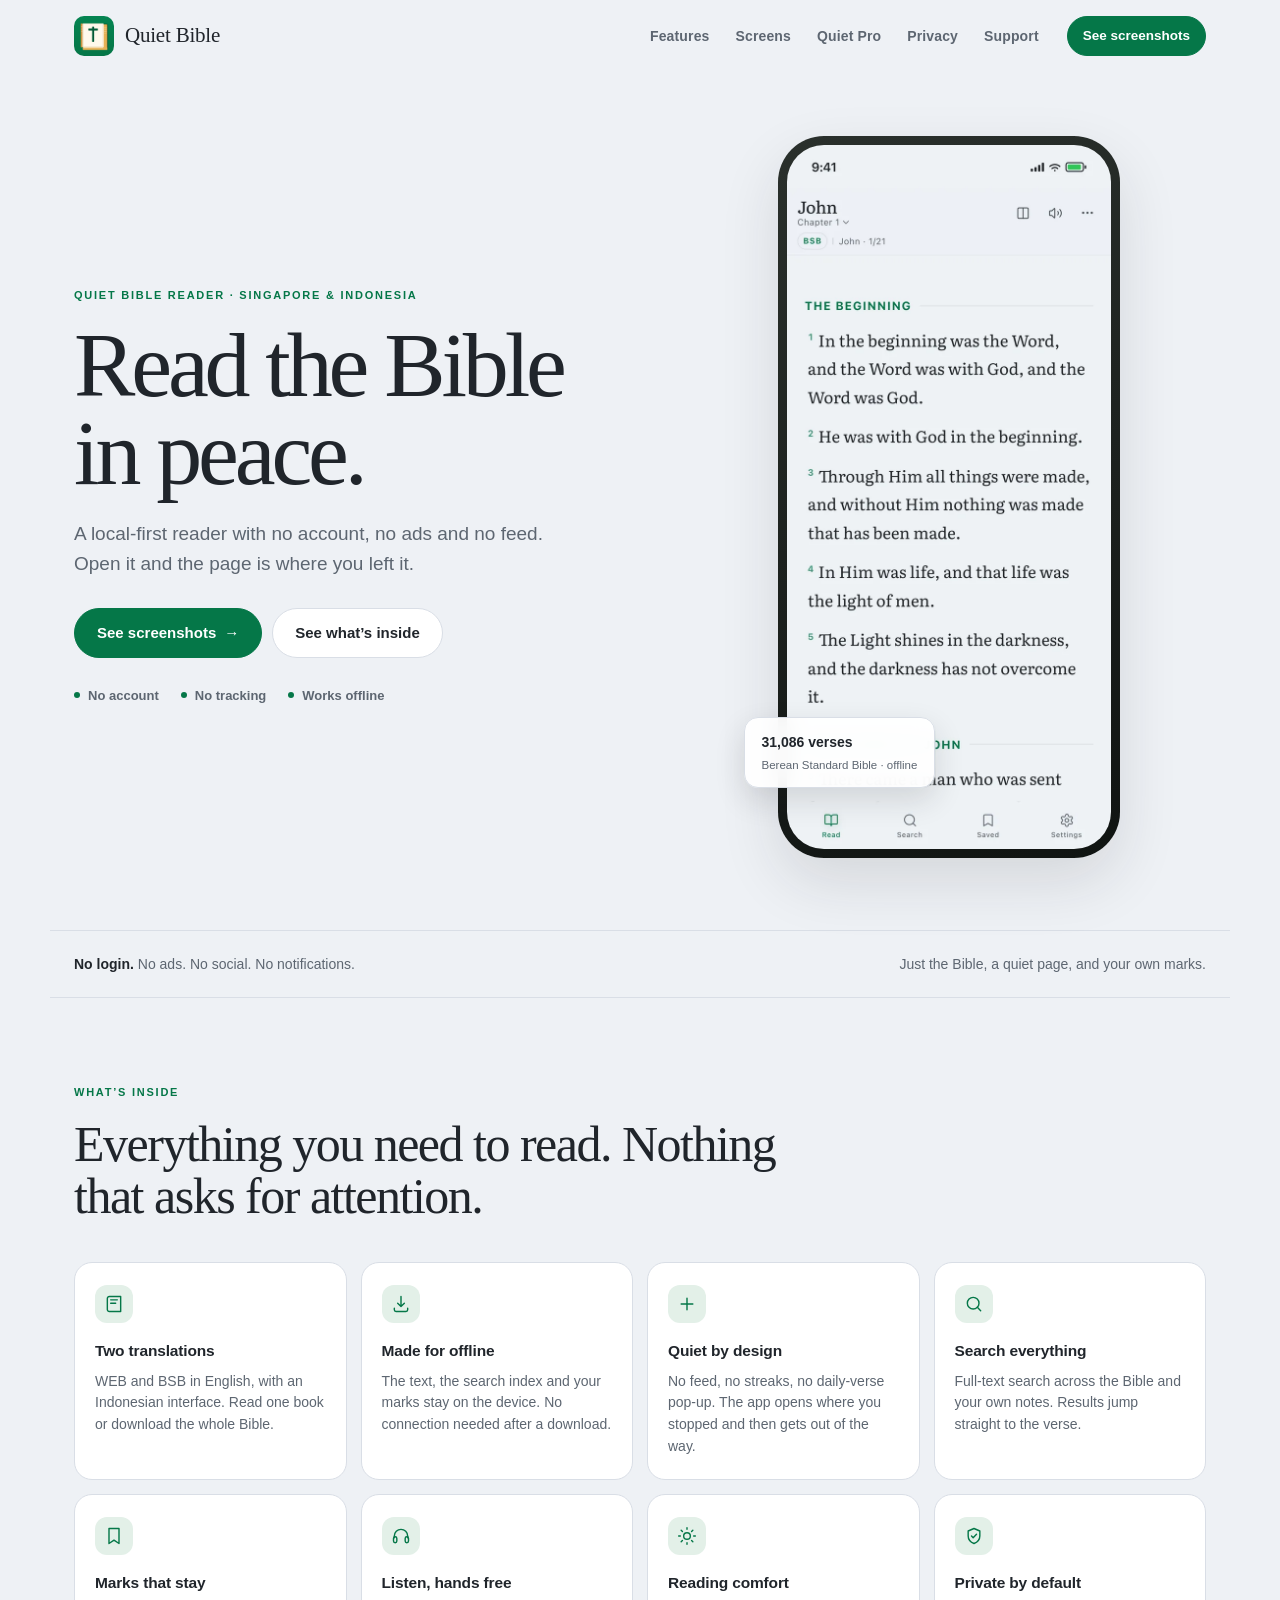
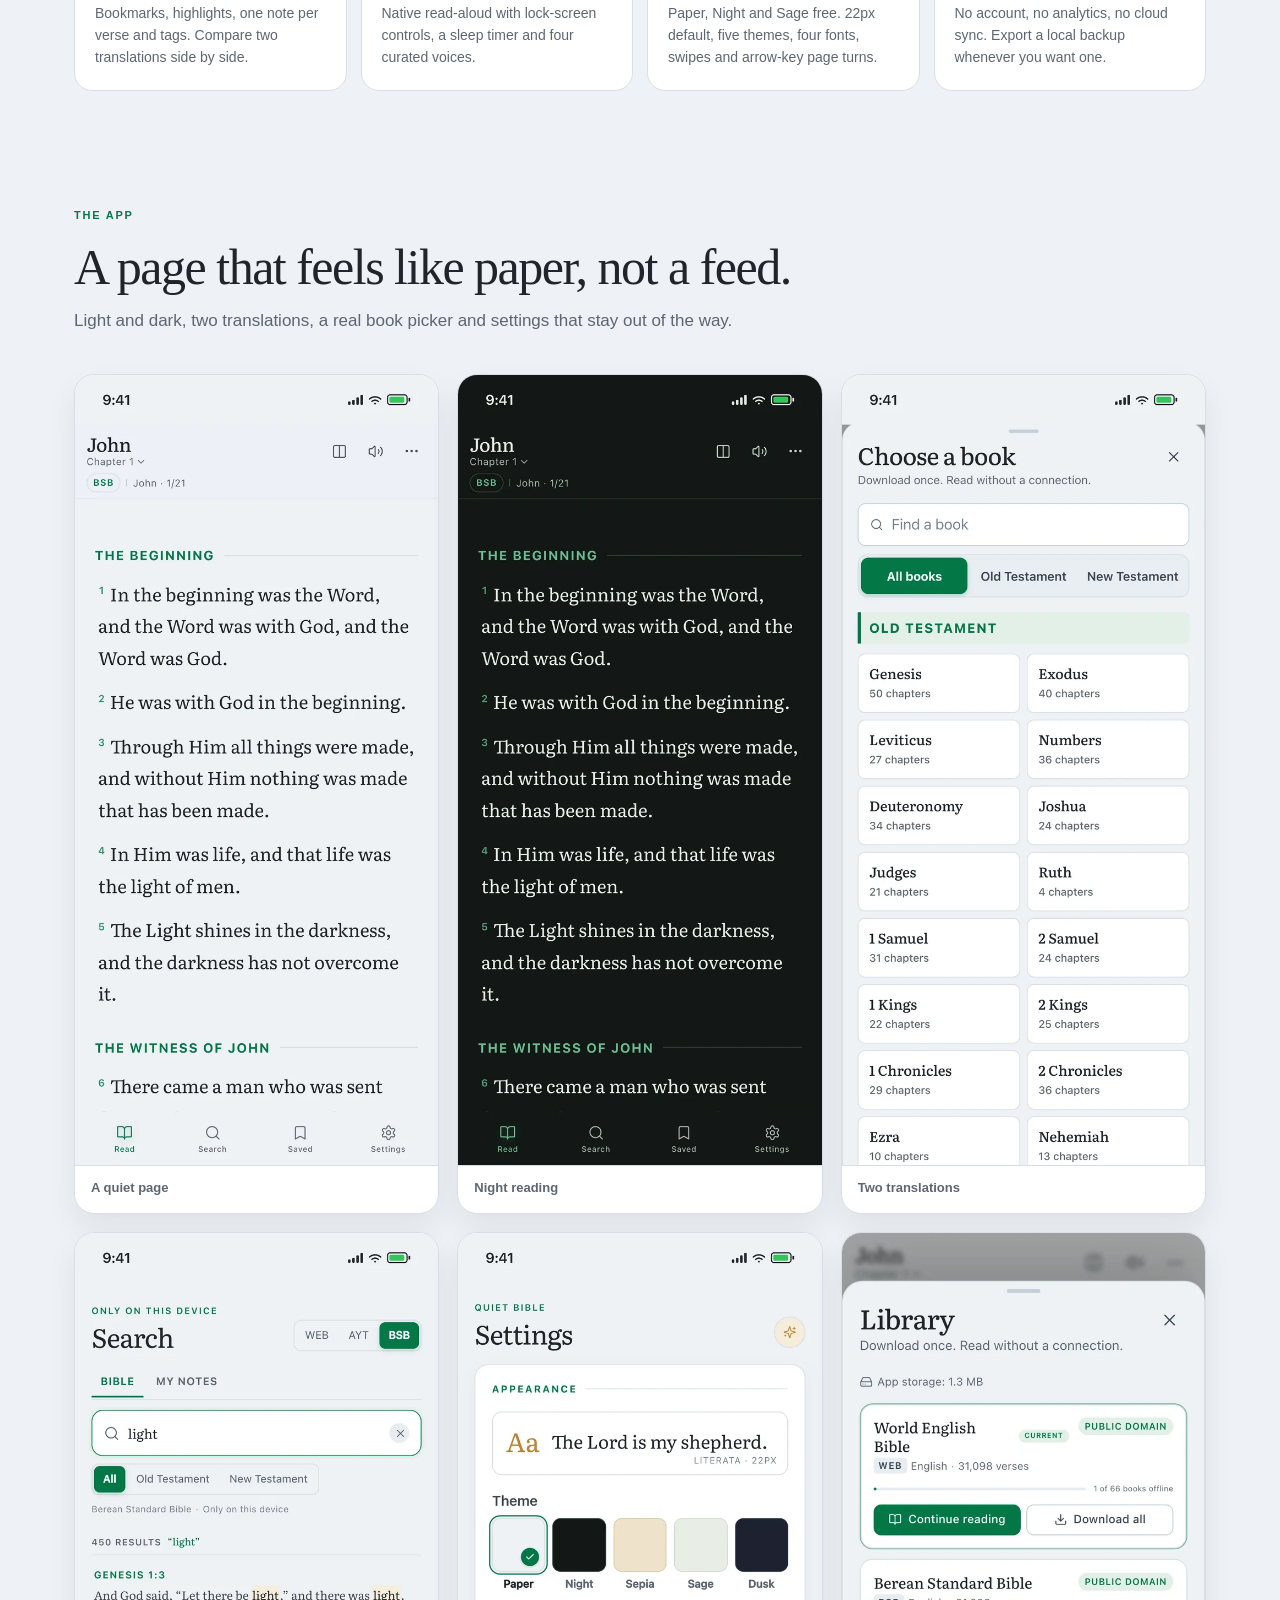
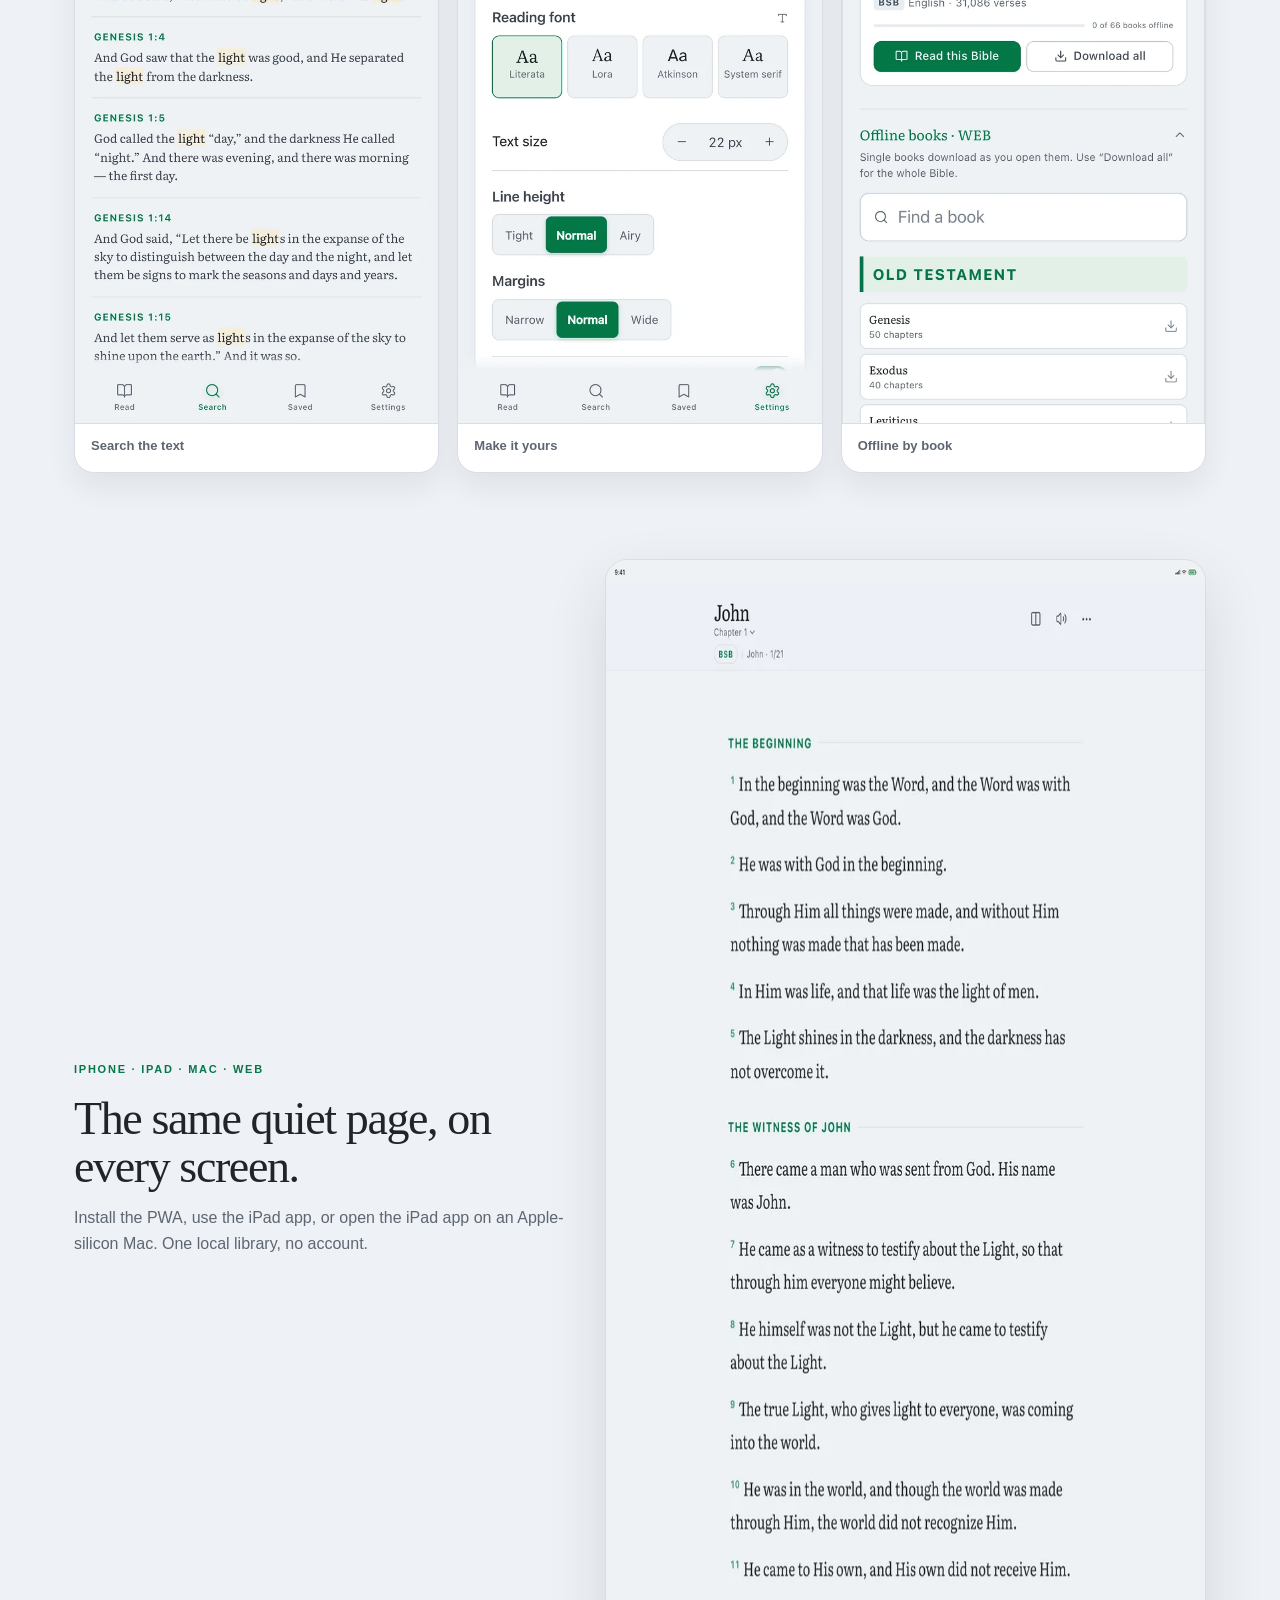
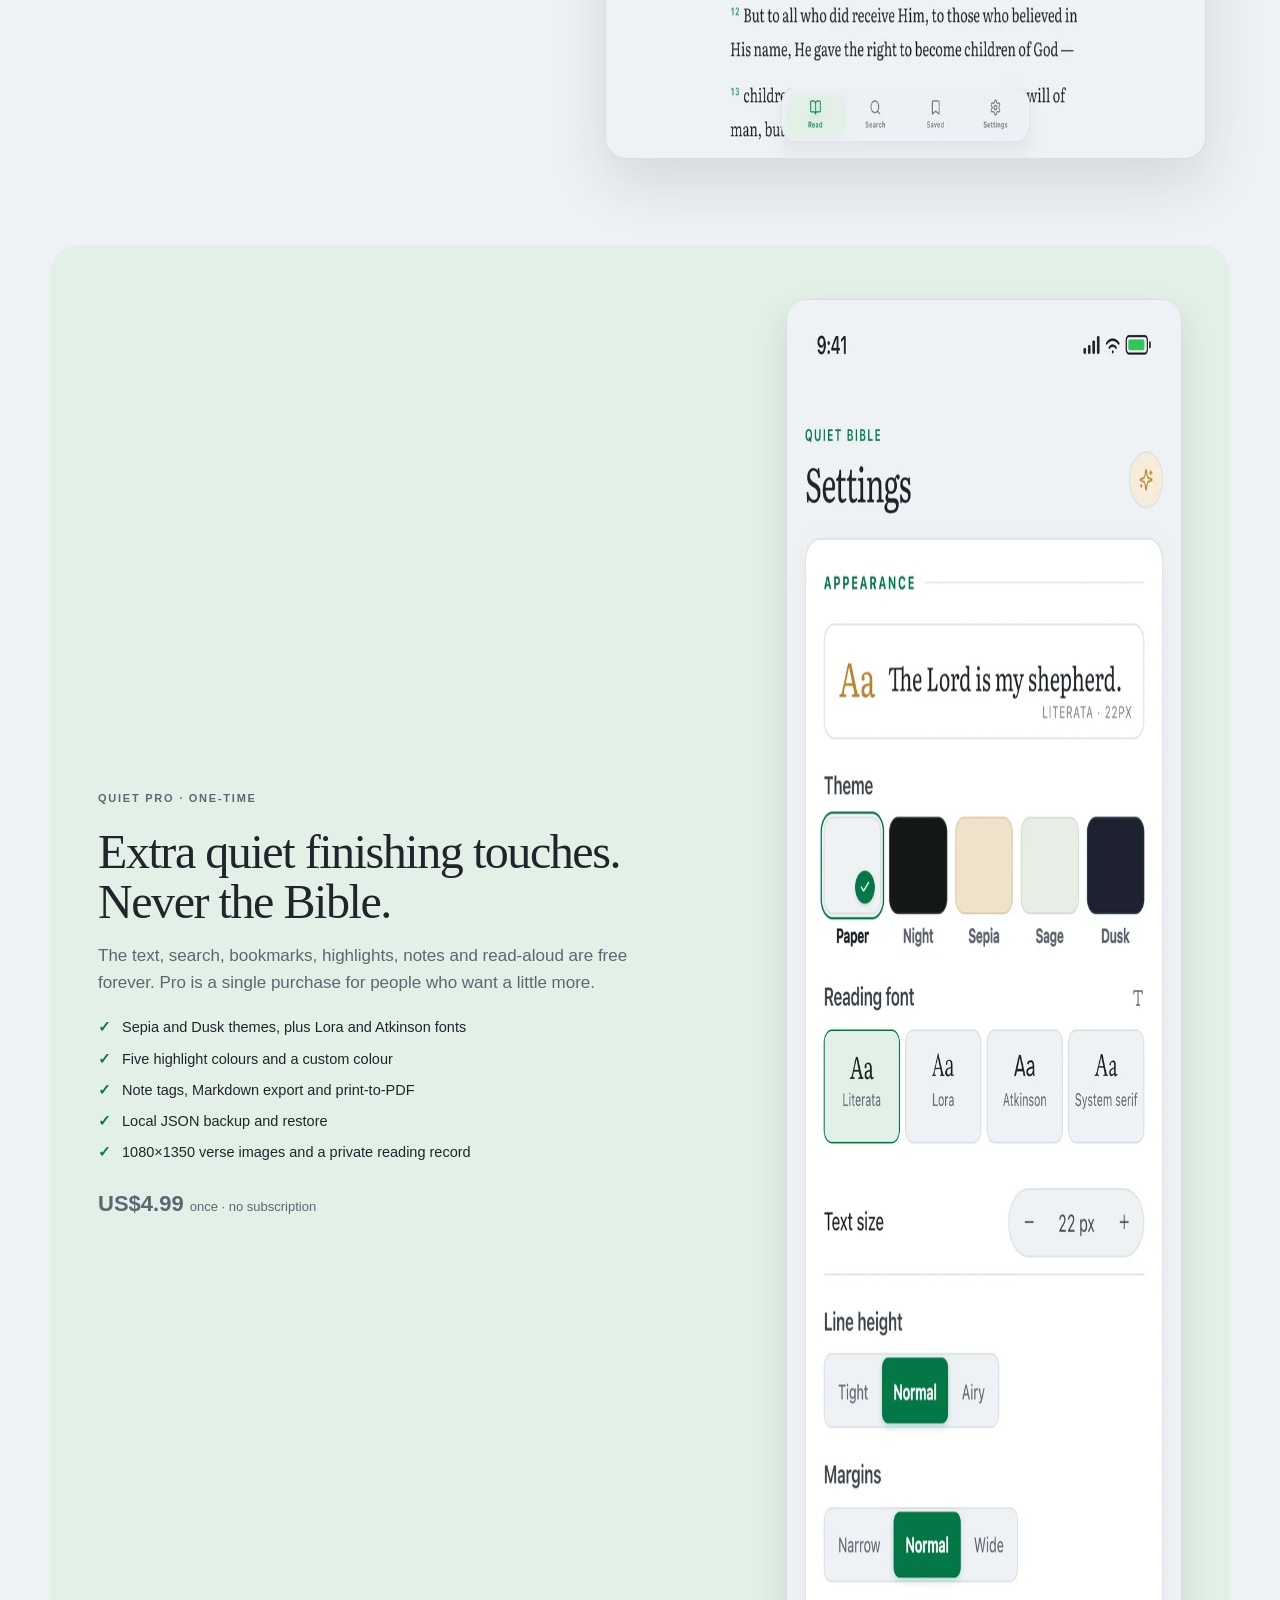
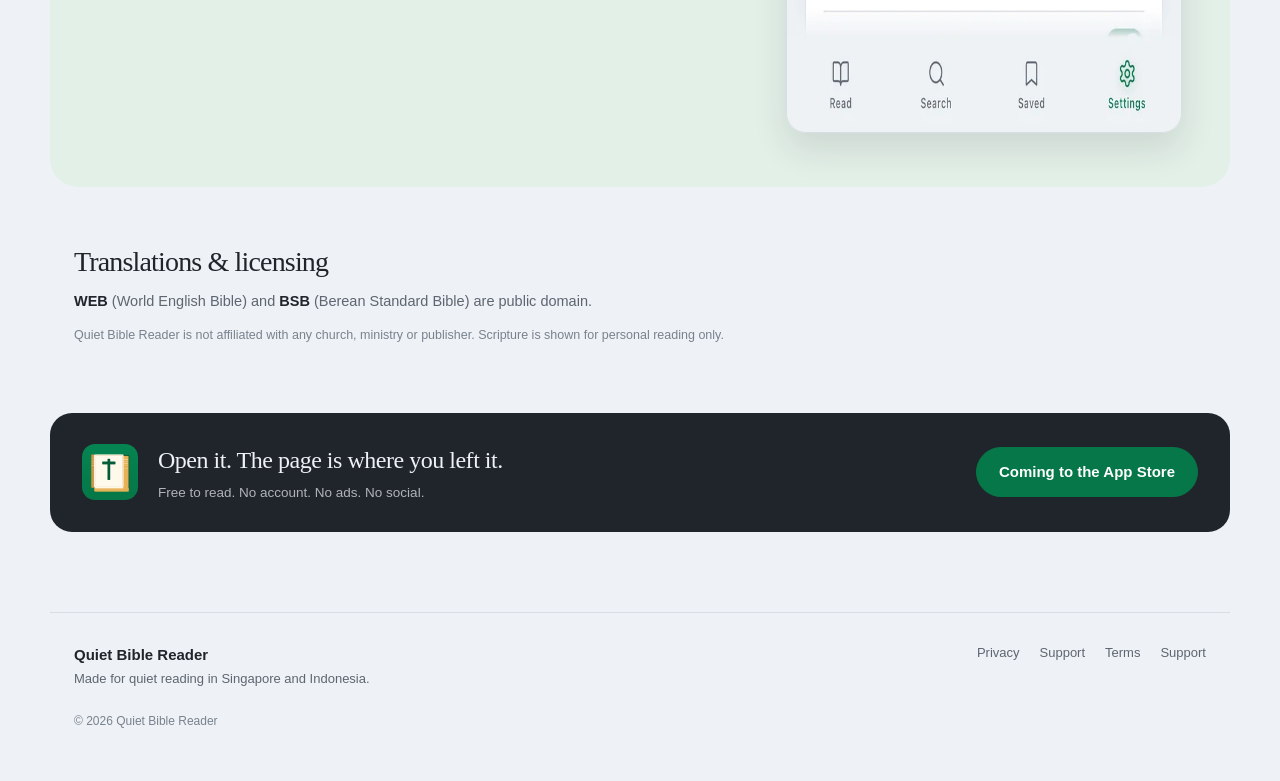
<file: index.html>
<!doctype html>
<html lang="en">
<head>
<meta charset="utf-8" />
<meta name="viewport" content="width=device-width, initial-scale=1" />
<title>Quiet Bible Reader — Read the Bible in peace</title>
<meta name="description" content="A local-first Bible reader for Singapore and Indonesia. WEB and BSB, offline, with no account, no ads and no feed." />
<meta name="theme-color" content="#eef1f5" />
<link rel="icon" href="assets/icon-192.png" sizes="192x192" />
<link rel="apple-touch-icon" href="assets/icon-192.png" />
<link rel="stylesheet" href="site.css" />
</head>
<body>
<header class="site-head">
  <a class="brand" href="index.html" aria-label="Quiet Bible Reader home">
    <img src="assets/icon-192.png" width="40" height="40" alt="" />
    <span>Quiet Bible</span>
  </a>
  <nav class="site-nav" aria-label="Main">
    <a href="#features">Features</a>
    <a href="#screens">Screens</a>
    <a href="#pro">Quiet Pro</a>
    <a href="privacy.html">Privacy</a>
    <a href="support.html">Support</a>
  </nav>
  <a class="btn btn-small" href="#screens">See screenshots</a>
</header>

<main>
  <section class="hero">
    <div class="hero-copy">
      <p class="eyebrow">QUIET BIBLE READER · SINGAPORE &amp; INDONESIA</p>
      <h1>Read the Bible<br />in peace.</h1>
      <p class="lede">A local-first reader with no account, no ads and no feed. Open it and the page is where you left it.</p>
      <div class="hero-actions">
        <a class="btn" href="#screens">See screenshots <span aria-hidden="true">→</span></a>
        <a class="btn btn-ghost" href="#features">See what’s inside</a>
      </div>
      <ul class="trust">
        <li>No account</li>
        <li>No tracking</li>
        <li>Works offline</li>
      </ul>
    </div>
    <div class="hero-art">
      <div class="phone">
        <img src="assets/reader.webp" width="660" height="1434" alt="Quiet Bible Reader reading John 1 in the BSB translation" />
      </div>
      <div class="float-card">
        <strong>31,086 verses</strong>
        <span>Berean Standard Bible · offline</span>
      </div>
    </div>
  </section>

  <section class="strip" aria-label="What makes it different">
    <p><strong>No login.</strong> No ads. No social. No notifications.</p>
    <p>Just the Bible, a quiet page, and your own marks.</p>
  </section>

  <section id="features" class="section">
    <div class="section-head">
      <p class="eyebrow">WHAT’S INSIDE</p>
      <h2>Everything you need to read. Nothing that asks for attention.</h2>
    </div>
    <div class="features">
      <article class="card">
        <span class="icon" aria-hidden="true"><svg viewBox="0 0 24 24"><path d="M4 5.5A2.5 2.5 0 0 1 6.5 3H20v18H6.5A2.5 2.5 0 0 1 4 18.5v-13Z"/><path d="M8 7h8M8 11h6"/></svg></span>
        <h3>Two translations</h3>
        <p>WEB and BSB in English, with an Indonesian interface. Read one book or download the whole Bible.</p>
      </article>
      <article class="card">
        <span class="icon" aria-hidden="true"><svg viewBox="0 0 24 24"><path d="M12 3v12m0 0 4-4m-4 4-4-4"/><path d="M4 17v2a2 2 0 0 0 2 2h12a2 2 0 0 0 2-2v-2"/></svg></span>
        <h3>Made for offline</h3>
        <p>The text, the search index and your marks stay on the device. No connection needed after a download.</p>
      </article>
      <article class="card">
        <span class="icon" aria-hidden="true"><svg viewBox="0 0 24 24"><path d="M5 12h14M12 5v14"/></svg></span>
        <h3>Quiet by design</h3>
        <p>No feed, no streaks, no daily-verse pop-up. The app opens where you stopped and then gets out of the way.</p>
      </article>
      <article class="card">
        <span class="icon" aria-hidden="true"><svg viewBox="0 0 24 24"><circle cx="11" cy="11" r="7"/><path d="m20 20-4-4"/></svg></span>
        <h3>Search everything</h3>
        <p>Full-text search across the Bible and your own notes. Results jump straight to the verse.</p>
      </article>
      <article class="card">
        <span class="icon" aria-hidden="true"><svg viewBox="0 0 24 24"><path d="M6 3h12v18l-6-4-6 4V3Z"/></svg></span>
        <h3>Marks that stay</h3>
        <p>Bookmarks, highlights, one note per verse and tags. Compare two translations side by side.</p>
      </article>
      <article class="card">
        <span class="icon" aria-hidden="true"><svg viewBox="0 0 24 24"><path d="M4 14v-2a8 8 0 0 1 16 0v2"/><rect x="3" y="13" width="4" height="7" rx="2"/><rect x="17" y="13" width="4" height="7" rx="2"/></svg></span>
        <h3>Listen, hands free</h3>
        <p>Native read-aloud with lock-screen controls, a sleep timer and four curated voices.</p>
      </article>
      <article class="card">
        <span class="icon" aria-hidden="true"><svg viewBox="0 0 24 24"><circle cx="12" cy="12" r="4"/><path d="M12 2v2m0 16v2M2 12h2m16 0h2M5 5l1.5 1.5M17.5 17.5 19 19M19 5l-1.5 1.5M6.5 17.5 5 19"/></svg></span>
        <h3>Reading comfort</h3>
        <p>Paper, Night and Sage free. 22px default, five themes, four fonts, swipes and arrow-key page turns.</p>
      </article>
      <article class="card">
        <span class="icon" aria-hidden="true"><svg viewBox="0 0 24 24"><path d="M12 3 5 6v6c0 4.5 3 7.5 7 9 4-1.5 7-4.5 7-9V6l-7-3Z"/><path d="m9 12 2 2 4-4"/></svg></span>
        <h3>Private by default</h3>
        <p>No account, no analytics, no cloud sync. Export a local backup whenever you want one.</p>
      </article>
    </div>
  </section>

  <section id="screens" class="section screens-section">
    <div class="section-head">
      <p class="eyebrow">THE APP</p>
      <h2>A page that feels like paper, not a feed.</h2>
      <p class="section-lede">Light and dark, two translations, a real book picker and settings that stay out of the way.</p>
    </div>
    <div class="screens">
      <figure><img src="assets/reader.webp" width="660" height="1434" alt="Reader in Paper theme" loading="lazy" /><figcaption>A quiet page</figcaption></figure>
      <figure><img src="assets/reader-night.webp" width="660" height="1434" alt="Reader at night" loading="lazy" /><figcaption>Night reading</figcaption></figure>
      <figure><img src="assets/book-picker.webp" width="660" height="1434" alt="Book picker" loading="lazy" /><figcaption>Two translations</figcaption></figure>
      <figure><img src="assets/search.webp" width="660" height="1434" alt="Bible search" loading="lazy" /><figcaption>Search the text</figcaption></figure>
      <figure><img src="assets/settings.webp" width="660" height="1434" alt="Appearance settings" loading="lazy" /><figcaption>Make it yours</figcaption></figure>
      <figure><img src="assets/library.webp" width="660" height="1434" alt="Offline library" loading="lazy" /><figcaption>Offline by book</figcaption></figure>
    </div>
  </section>

  <section class="ipad-band">
    <div class="ipad-copy">
      <p class="eyebrow">IPHONE · IPAD · MAC · WEB</p>
      <h2>The same quiet page, on every screen.</h2>
      <p>Install the PWA, use the iPad app, or open the iPad app on an Apple-silicon Mac. One local library, no account.</p>
    </div>
    <img src="assets/ipad-reader.webp" width="900" height="1200" alt="Quiet Bible Reader on iPad" loading="lazy" />
  </section>

  <section id="pro" class="section pro-section">
    <div class="pro-copy">
      <p class="eyebrow">QUIET PRO · ONE-TIME</p>
      <h2>Extra quiet finishing touches.<br />Never the Bible.</h2>
      <p>The text, search, bookmarks, highlights, notes and read-aloud are free forever. Pro is a single purchase for people who want a little more.</p>
      <ul class="checks">
        <li>Sepia and Dusk themes, plus Lora and Atkinson fonts</li>
        <li>Five highlight colours and a custom colour</li>
        <li>Note tags, Markdown export and print-to-PDF</li>
        <li>Local JSON backup and restore</li>
        <li>1080×1350 verse images and a private reading record</li>
      </ul>
      <p class="price">US$4.99 <span>once · no subscription</span></p>
    </div>
    <figure class="pro-art"><img src="assets/settings.webp" width="660" height="1434" alt="Quiet Pro appearance controls" loading="lazy" /></figure>
  </section>

  <section class="section licensing">
    <h2>Translations &amp; licensing</h2>
    <p><strong>WEB</strong> (World English Bible) and <strong>BSB</strong> (Berean Standard Bible) are public domain.</p>
    <p class="small">Quiet Bible Reader is not affiliated with any church, ministry or publisher. Scripture is shown for personal reading only.</p>
  </section>

  <section class="cta">
    <img src="assets/icon-192.png" width="56" height="56" alt="" />
    <div>
      <h2>Open it. The page is where you left it.</h2>
      <p>Free to read. No account. No ads. No social.</p>
    </div>
    <a class="btn" href="#screens">Coming to the App Store</a>
  </section>
</main>

<footer class="site-foot">
  <div>
    <strong>Quiet Bible Reader</strong>
    <p>Made for quiet reading in Singapore and Indonesia.</p>
  </div>
  <nav aria-label="Legal">
    <a href="privacy.html">Privacy</a>
    <a href="support.html">Support</a>
    <a href="terms.html">Terms</a>
    <a href="support.html">Support</a>
  </nav>
  <p class="copyright">© 2026 Quiet Bible Reader</p>
</footer>
</body>
</html>
</file>
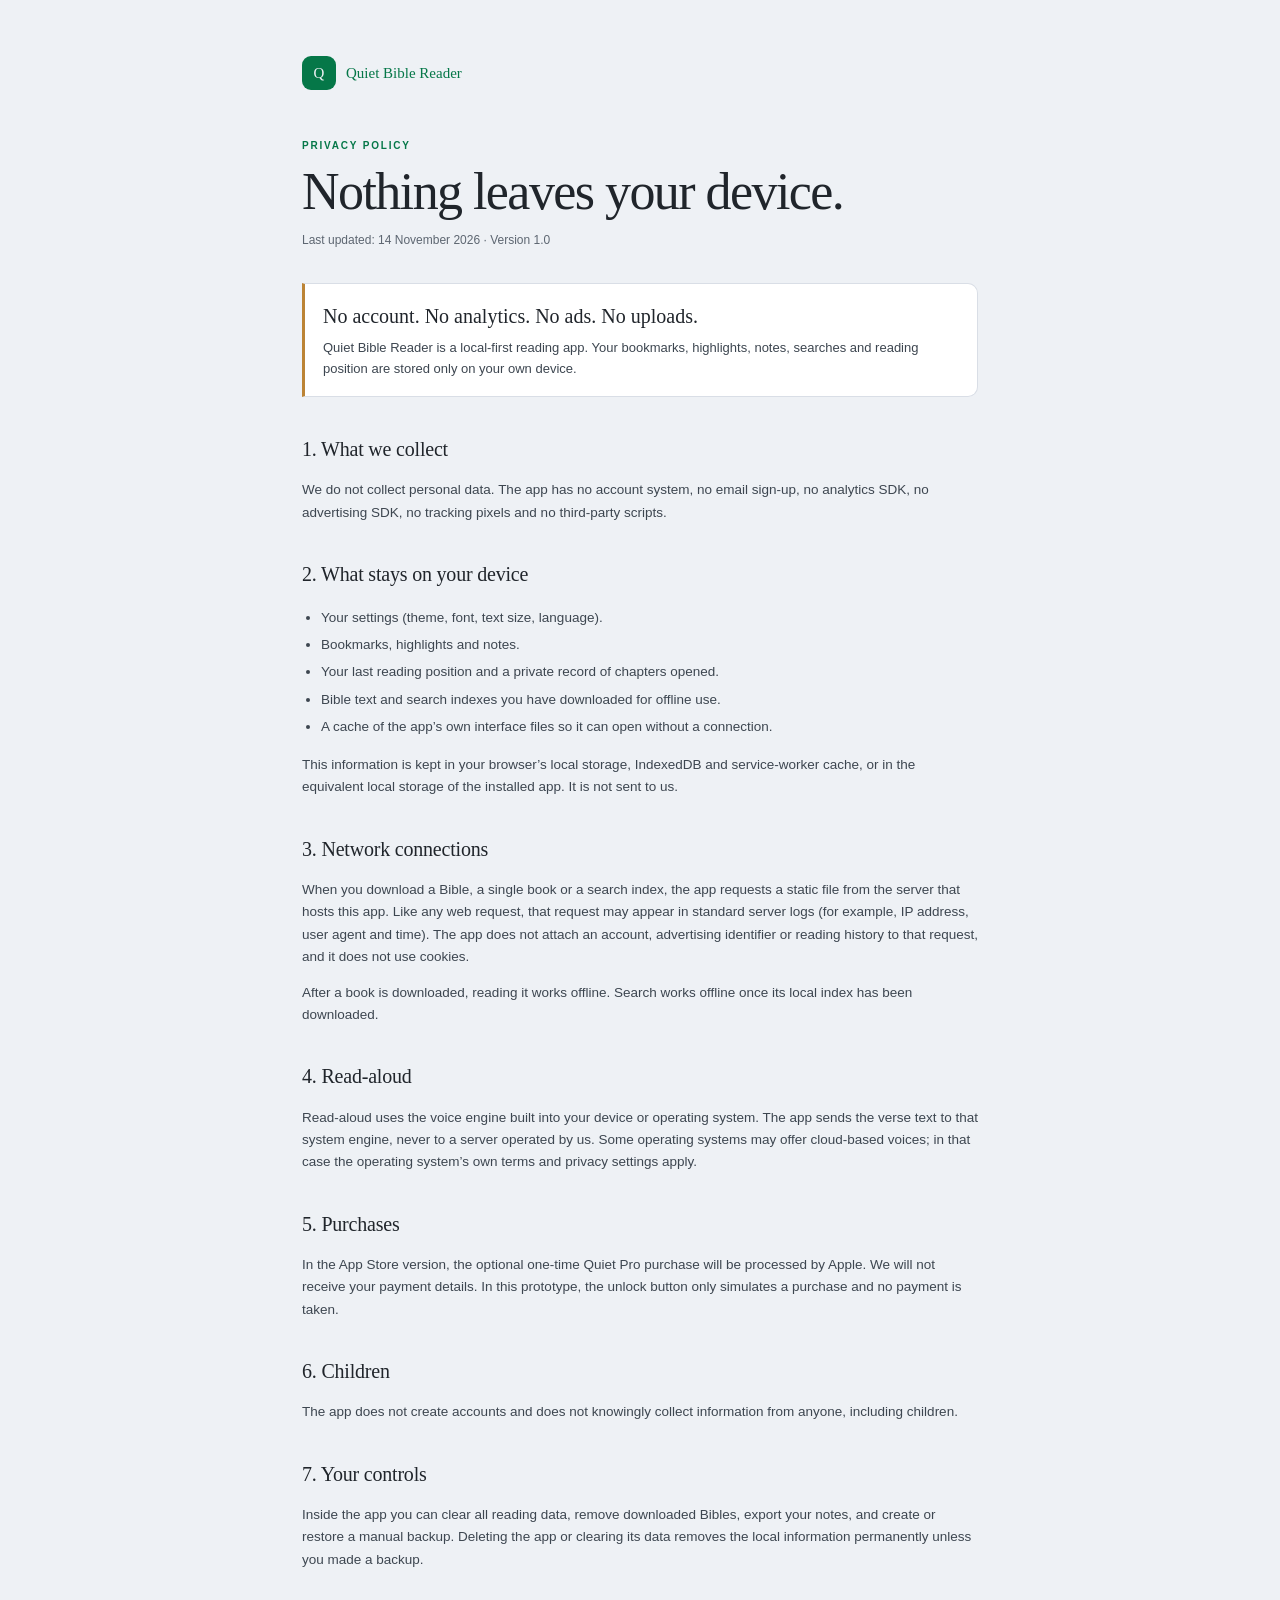
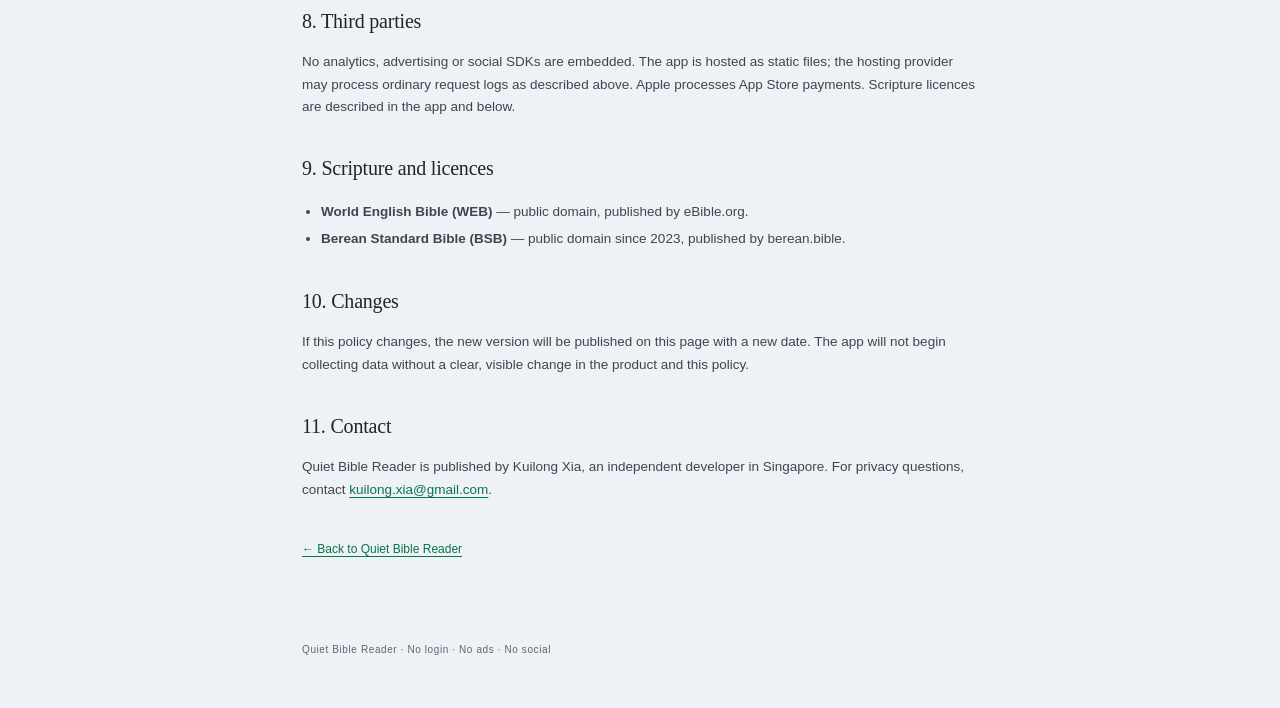
<file: privacy.html>
<!doctype html>
<html lang="en">
<head>
<meta charset="utf-8">
<meta name="viewport" content="width=device-width, initial-scale=1">
<title>Privacy Policy — Quiet Bible Reader</title>
<meta name="description" content="Quiet Bible Reader collects nothing. No account, no analytics, no ads, no uploads.">
<style>
  :root { color-scheme: light dark; --bg:#eef1f5; --surface:#ffffff; --ink:#20252b; --soft:#3d4650; --muted:#5d6671; --line:#d9dee6; --accent:#057748; --gold:#bc8435; }
  @media (prefers-color-scheme: dark) { :root { --bg:#121815; --surface:#1b241f; --ink:#e6ece7; --soft:#d2dcd4; --muted:#aab7ae; --line:#344238; --accent:#69bd91; --gold:#c8a96b; } }
  * { box-sizing: border-box; }
  body { margin:0; background:var(--bg); color:var(--ink); font-family:-apple-system,BlinkMacSystemFont,"Segoe UI",Helvetica,Arial,sans-serif; line-height:1.65; }
  main { max-width:720px; margin:0 auto; padding:56px 22px 80px; }
  .brand { display:flex; align-items:center; gap:10px; color:var(--accent); font-family:Georgia,"Times New Roman",serif; font-size:15px; text-decoration:none; margin-bottom:48px; }
  .mark { display:grid; place-items:center; width:34px; height:34px; border-radius:9px; background:var(--accent); color:var(--bg); font-size:15px; }
  .eyebrow { color:var(--accent); font-size:10px; font-weight:700; letter-spacing:.18em; text-transform:uppercase; margin:0 0 10px; }
  h1 { font-family:Georgia,"Times New Roman",serif; font-weight:400; font-size:clamp(36px,7vw,52px); line-height:1.05; letter-spacing:-.03em; margin:0 0 12px; }
  .meta { color:var(--muted); font-size:12px; margin:0 0 32px; }
  .summary { border:1px solid var(--line); border-left:3px solid var(--gold); border-radius:0 10px 10px 0; background:var(--surface); padding:16px 18px; margin:0 0 36px; }
  .summary strong { display:block; font-family:Georgia,serif; font-size:20px; font-weight:500; margin-bottom:4px; }
  .summary p { margin:0; color:var(--soft); font-size:13px; }
  h2 { font-family:Georgia,serif; font-size:20px; font-weight:500; letter-spacing:-.01em; margin:34px 0 8px; }
  p, li { color:var(--soft); font-size:13.5px; }
  ul { padding-left:19px; }
  li { margin-bottom:5px; }
  a { color:var(--accent); text-underline-offset:3px; }
  .note { margin-top:44px; padding-top:18px; border-top:1px solid var(--line); color:var(--muted); font-size:11px; }
  footer { max-width:720px; margin:0 auto; padding:0 22px 50px; color:var(--muted); font-size:10px; letter-spacing:.06em; }
  .back { display:inline-block; margin-top:26px; font-size:12px; }
</style>
</head>
<body>
<main>
  <a class="brand" href="index.html"><span class="mark">Q</span> Quiet Bible Reader</a>
  <p class="eyebrow">Privacy Policy</p>
  <h1>Nothing leaves your device.</h1>
  <p class="meta">Last updated: 14 November 2026 · Version 1.0</p>

  <div class="summary">
    <strong>No account. No analytics. No ads. No uploads.</strong>
    <p>Quiet Bible Reader is a local-first reading app. Your bookmarks, highlights, notes, searches and reading position are stored only on your own device.</p>
  </div>

  <h2>1. What we collect</h2>
  <p>We do not collect personal data. The app has no account system, no email sign-up, no analytics SDK, no advertising SDK, no tracking pixels and no third-party scripts.</p>

  <h2>2. What stays on your device</h2>
  <ul>
    <li>Your settings (theme, font, text size, language).</li>
    <li>Bookmarks, highlights and notes.</li>
    <li>Your last reading position and a private record of chapters opened.</li>
    <li>Bible text and search indexes you have downloaded for offline use.</li>
    <li>A cache of the app’s own interface files so it can open without a connection.</li>
  </ul>
  <p>This information is kept in your browser’s local storage, IndexedDB and service-worker cache, or in the equivalent local storage of the installed app. It is not sent to us.</p>

  <h2>3. Network connections</h2>
  <p>When you download a Bible, a single book or a search index, the app requests a static file from the server that hosts this app. Like any web request, that request may appear in standard server logs (for example, IP address, user agent and time). The app does not attach an account, advertising identifier or reading history to that request, and it does not use cookies.</p>
  <p>After a book is downloaded, reading it works offline. Search works offline once its local index has been downloaded.</p>

  <h2>4. Read-aloud</h2>
  <p>Read-aloud uses the voice engine built into your device or operating system. The app sends the verse text to that system engine, never to a server operated by us. Some operating systems may offer cloud-based voices; in that case the operating system’s own terms and privacy settings apply.</p>

  <h2>5. Purchases</h2>
  <p>In the App Store version, the optional one-time Quiet Pro purchase will be processed by Apple. We will not receive your payment details. In this prototype, the unlock button only simulates a purchase and no payment is taken.</p>

  <h2>6. Children</h2>
  <p>The app does not create accounts and does not knowingly collect information from anyone, including children.</p>

  <h2>7. Your controls</h2>
  <p>Inside the app you can clear all reading data, remove downloaded Bibles, export your notes, and create or restore a manual backup. Deleting the app or clearing its data removes the local information permanently unless you made a backup.</p>

  <h2>8. Third parties</h2>
  <p>No analytics, advertising or social SDKs are embedded. The app is hosted as static files; the hosting provider may process ordinary request logs as described above. Apple processes App Store payments. Scripture licences are described in the app and below.</p>

  <h2>9. Scripture and licences</h2>
  <ul>
    <li><strong>World English Bible (WEB)</strong> — public domain, published by eBible.org.</li>
    <li><strong>Berean Standard Bible (BSB)</strong> — public domain since 2023, published by berean.bible.</li>
  </ul>

  <h2>10. Changes</h2>
  <p>If this policy changes, the new version will be published on this page with a new date. The app will not begin collecting data without a clear, visible change in the product and this policy.</p>

  <h2>11. Contact</h2>
  <p>Quiet Bible Reader is published by Kuilong Xia, an independent developer in Singapore. For privacy questions, contact <a href="mailto:kuilong.xia@gmail.com">kuilong.xia@gmail.com</a>.</p>

  
  <a class="back" href="index.html">← Back to Quiet Bible Reader</a>
</main>
<footer>Quiet Bible Reader · No login · No ads · No social</footer>
</body>
</html>
</file>
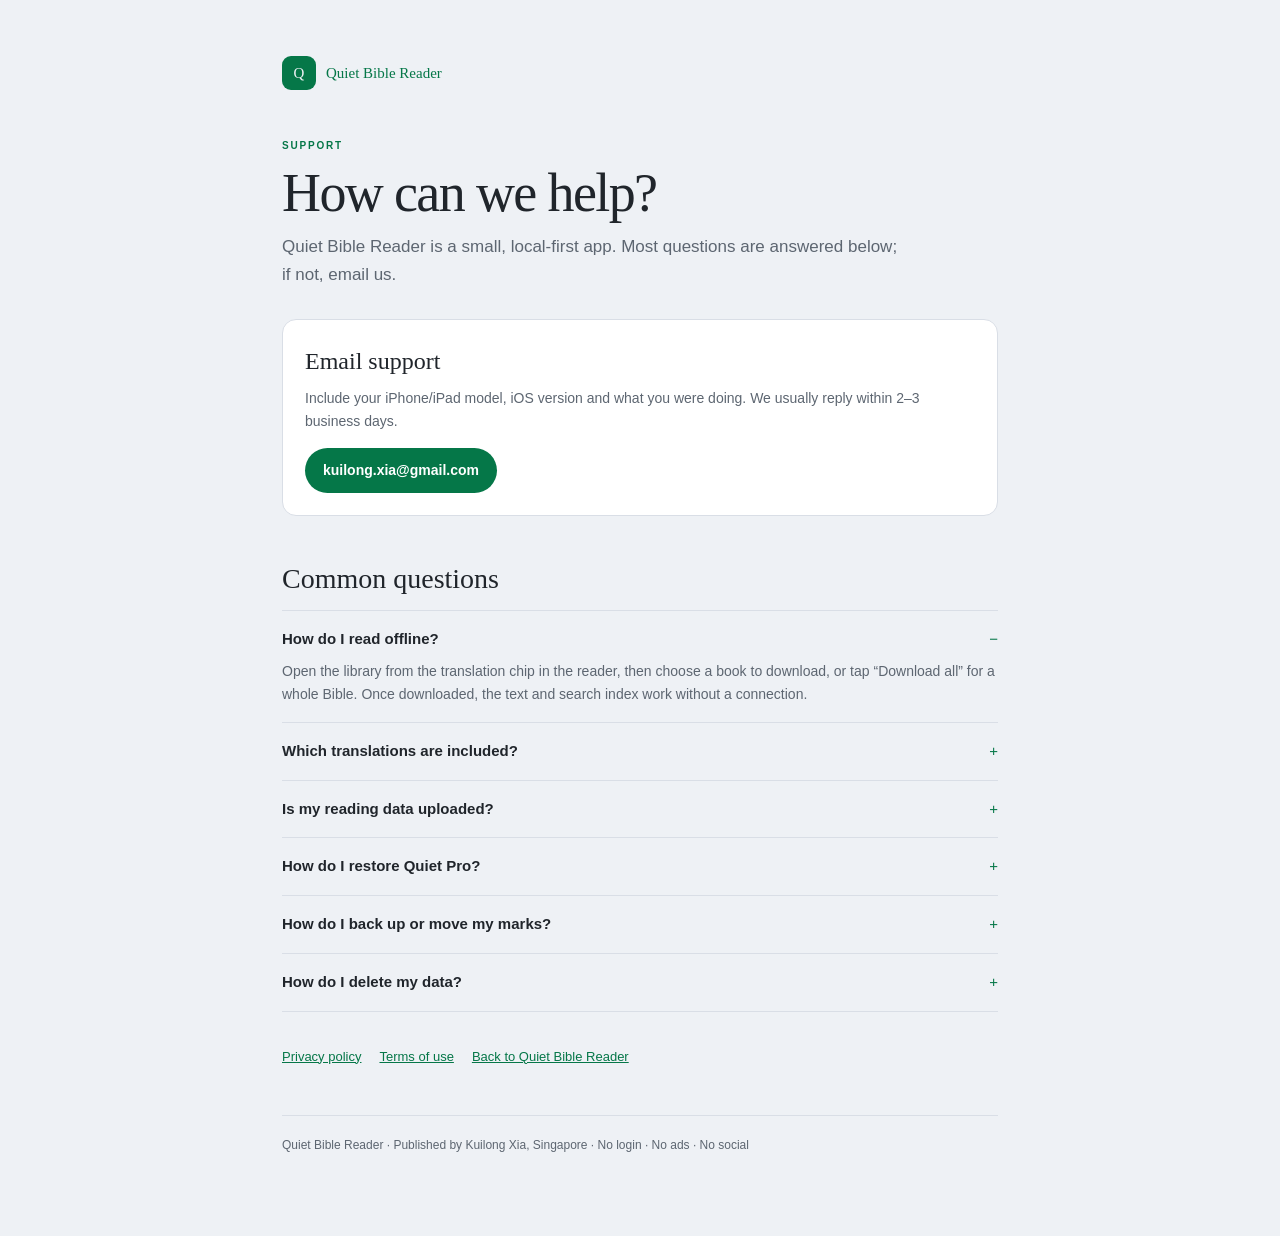
<file: support.html>
<!doctype html>
<html lang="en">
<head>
<meta charset="utf-8" />
<meta name="viewport" content="width=device-width, initial-scale=1" />
<title>Support — Quiet Bible Reader</title>
<meta name="description" content="Support for Quiet Bible Reader: offline downloads, translations, Quiet Pro, backups and privacy." />
<meta name="theme-color" content="#eef1f5" />
<link rel="icon" href="assets/icon-192.png" sizes="192x192" />
<style>
:root{color-scheme:light dark;--bg:#eef1f5;--surface:#fff;--ink:#20252b;--soft:#3d4650;--muted:#5d6671;--line:#d9dee6;--accent:#057748;--gold:#bc8435}
@media(prefers-color-scheme:dark){:root{--bg:#121815;--surface:#1b241f;--ink:#e6ece7;--soft:#d2dcd4;--muted:#aab7ae;--line:#344238;--accent:#69bd91;--gold:#c8a96b}}
*{box-sizing:border-box}
body{margin:0;background:var(--bg);color:var(--ink);font-family:-apple-system,BlinkMacSystemFont,"Segoe UI",Helvetica,Arial,sans-serif;line-height:1.65}
main{max-width:760px;margin:0 auto;padding:56px 22px 80px}
.brand{display:flex;align-items:center;gap:10px;color:var(--accent);font-family:Georgia,"Times New Roman",serif;font-size:15px;text-decoration:none;margin-bottom:48px}
.mark{display:grid;place-items:center;width:34px;height:34px;border-radius:9px;background:var(--accent);color:var(--bg);font-size:15px}
.eyebrow{color:var(--accent);font-size:10px;font-weight:700;letter-spacing:.18em;text-transform:uppercase;margin:0 0 10px}
h1{font-family:Georgia,"Times New Roman",serif;font-weight:400;font-size:clamp(38px,7vw,54px);line-height:1.04;letter-spacing:-.03em;margin:0 0 12px}
.lede{color:var(--muted);font-size:17px;margin:0 0 30px;max-width:620px}
.contact{border:1px solid var(--line);border-radius:14px;background:var(--surface);padding:22px;margin:0 0 40px}
.contact h2{font-family:Georgia,serif;font-weight:400;font-size:24px;margin:0 0 6px}
.contact p{margin:0 0 14px;color:var(--muted);font-size:14px}
.btn{display:inline-block;background:var(--accent);color:#fff;text-decoration:none;font-weight:600;font-size:14px;padding:11px 18px;border-radius:999px}
h2.section{font-family:Georgia,serif;font-weight:400;font-size:28px;margin:38px 0 8px}
details{border-top:1px solid var(--line);padding:16px 0}
details:last-of-type{border-bottom:1px solid var(--line)}
summary{cursor:pointer;font-weight:650;font-size:15px;list-style:none}
summary::-webkit-details-marker{display:none}
summary:after{content:"+";float:right;color:var(--accent);font-weight:400}
details[open] summary:after{content:"−"}
details p{margin:8px 0 0;color:var(--muted);font-size:14px}
.links{display:flex;gap:18px;flex-wrap:wrap;margin-top:34px;font-size:13px}
.links a{color:var(--accent)}
footer{border-top:1px solid var(--line);margin-top:48px;padding-top:20px;color:var(--muted);font-size:12px}
</style>
</head>
<body>
<main>
  <a class="brand" href="index.html"><span class="mark">Q</span> Quiet Bible Reader</a>
  <p class="eyebrow">Support</p>
  <h1>How can we help?</h1>
  <p class="lede">Quiet Bible Reader is a small, local-first app. Most questions are answered below; if not, email us.</p>

  <section class="contact">
    <h2>Email support</h2>
    <p>Include your iPhone/iPad model, iOS version and what you were doing. We usually reply within 2–3 business days.</p>
    <a class="btn" href="mailto:kuilong.xia@gmail.com?subject=Quiet%20Bible%20Reader%20support">kuilong.xia@gmail.com</a>
  </section>

  <h2 class="section">Common questions</h2>

  <details open>
    <summary>How do I read offline?</summary>
    <p>Open the library from the translation chip in the reader, then choose a book to download, or tap “Download all” for a whole Bible. Once downloaded, the text and search index work without a connection.</p>
  </details>
  <details>
    <summary>Which translations are included?</summary>
    <p>World English Bible (WEB) and Berean Standard Bible (BSB) in English. Both are public domain.</p>
  </details>
  <details>
    <summary>Is my reading data uploaded?</summary>
    <p>No. There is no account, no analytics and no cloud sync. Bookmarks, highlights, notes and your reading position stay on your device. See the <a href="privacy.html">privacy policy</a>.</p>
  </details>
  <details>
    <summary>How do I restore Quiet Pro?</summary>
    <p>Open Settings → Quiet Pro and tap “Restore Purchases” on the purchase screen. Quiet Pro is a one-time, non-consumable purchase tied to your Apple Account. It is not a subscription.</p>
  </details>
  <details>
    <summary>How do I back up or move my marks?</summary>
    <p>Quiet Pro can export a local JSON backup and restore it on another device. There is no automatic cloud backup; the file is yours to store.</p>
  </details>
  <details>
    <summary>How do I delete my data?</summary>
    <p>Delete the app to remove its local library, bookmarks, highlights, notes and settings. Because nothing is stored on a server, there is no account to delete.</p>
  </details>
  

  <div class="links">
    <a href="privacy.html">Privacy policy</a>
    <a href="terms.html">Terms of use</a>
    <a href="index.html">Back to Quiet Bible Reader</a>
  </div>

  <footer>Quiet Bible Reader · Published by Kuilong Xia, Singapore · No login · No ads · No social</footer>
</main>
</body>
</html>
</file>
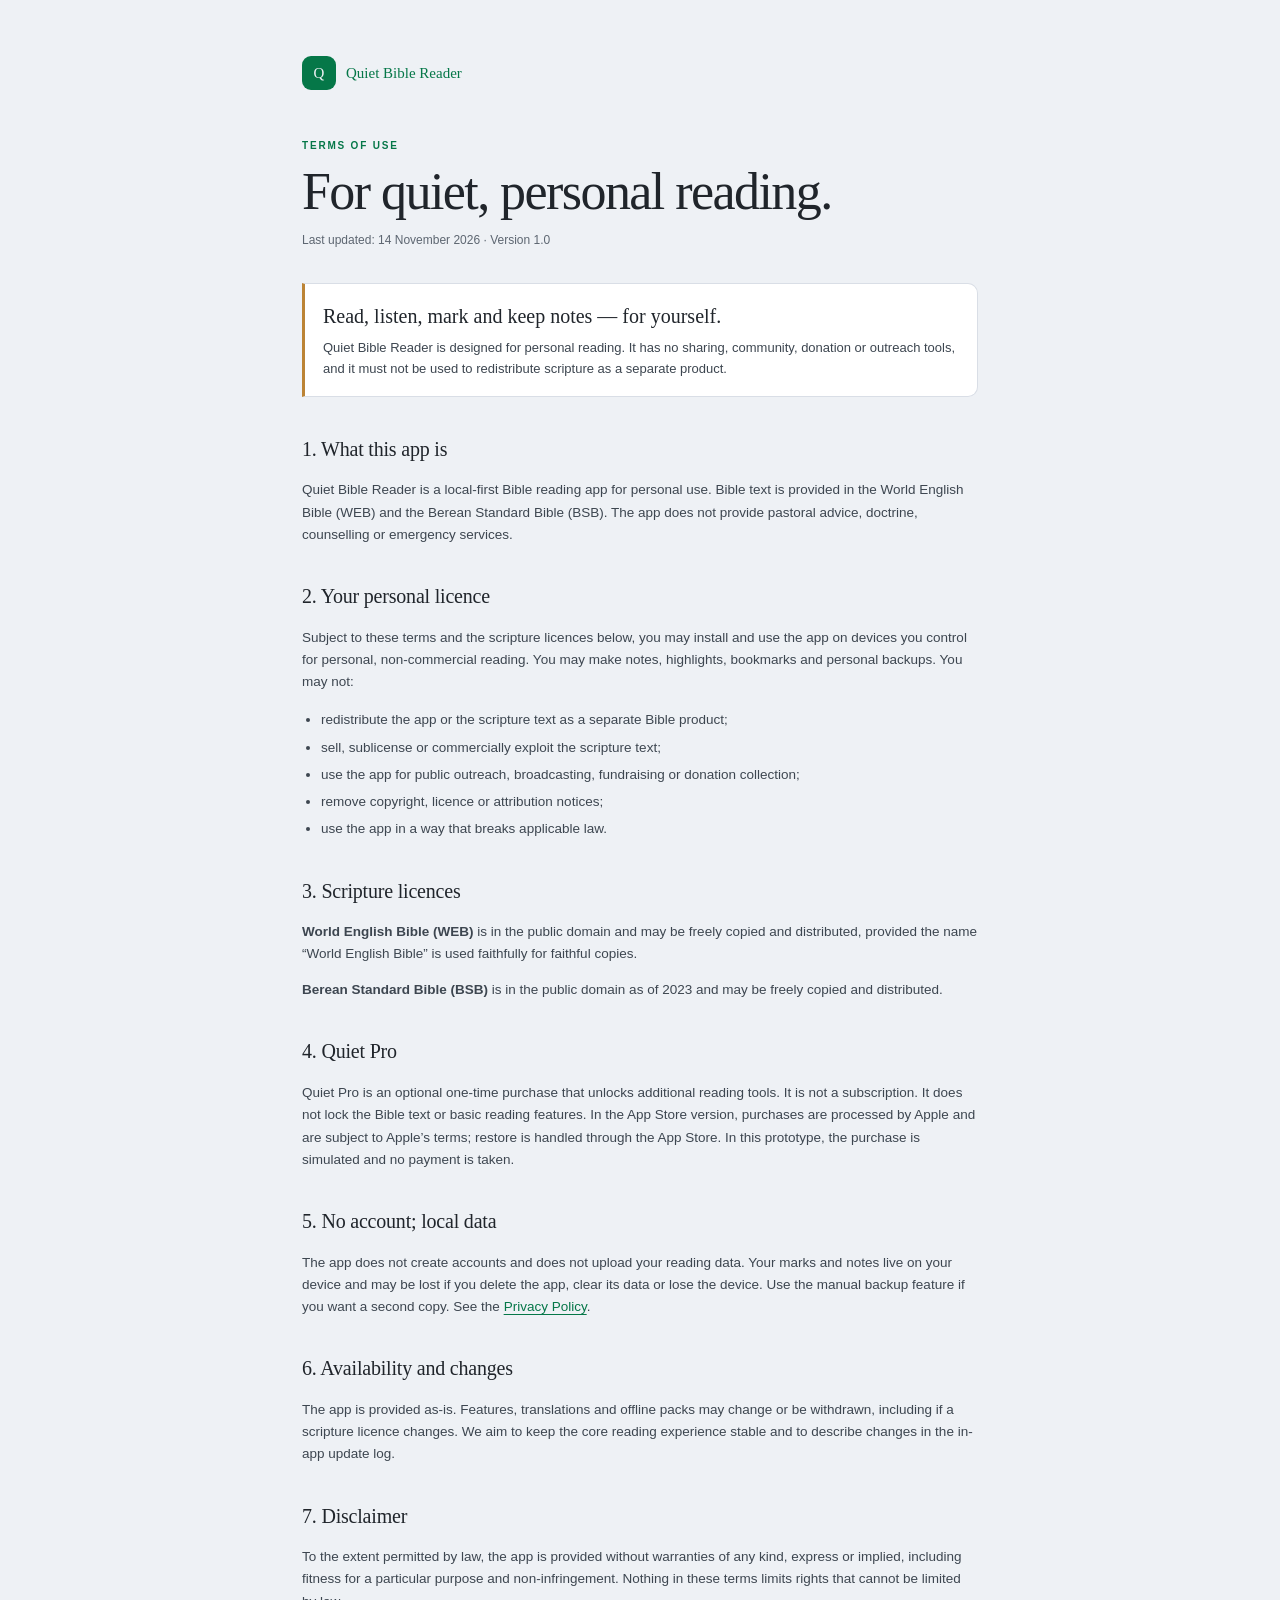
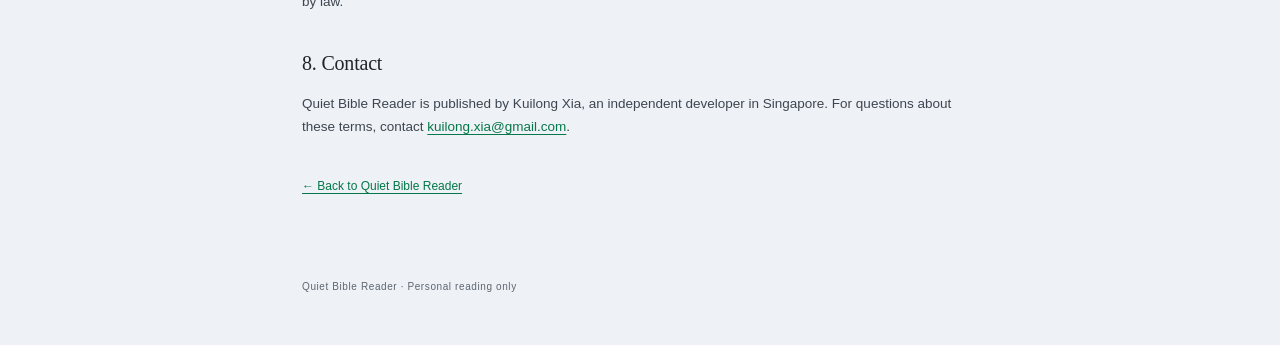
<file: terms.html>
<!doctype html>
<html lang="en">
<head>
<meta charset="utf-8">
<meta name="viewport" content="width=device-width, initial-scale=1">
<title>Terms of Use — Quiet Bible Reader</title>
<meta name="description" content="Terms of use for Quiet Bible Reader, a personal, local-first Bible reading app.">
<style>
  :root { color-scheme: light dark; --bg:#eef1f5; --surface:#ffffff; --ink:#20252b; --soft:#3d4650; --muted:#5d6671; --line:#d9dee6; --accent:#057748; --gold:#bc8435; }
  @media (prefers-color-scheme: dark) { :root { --bg:#121815; --surface:#1b241f; --ink:#e6ece7; --soft:#d2dcd4; --muted:#aab7ae; --line:#344238; --accent:#69bd91; --gold:#c8a96b; } }
  * { box-sizing: border-box; }
  body { margin:0; background:var(--bg); color:var(--ink); font-family:-apple-system,BlinkMacSystemFont,"Segoe UI",Helvetica,Arial,sans-serif; line-height:1.65; }
  main { max-width:720px; margin:0 auto; padding:56px 22px 80px; }
  .brand { display:flex; align-items:center; gap:10px; color:var(--accent); font-family:Georgia,"Times New Roman",serif; font-size:15px; text-decoration:none; margin-bottom:48px; }
  .mark { display:grid; place-items:center; width:34px; height:34px; border-radius:9px; background:var(--accent); color:var(--bg); font-size:15px; }
  .eyebrow { color:var(--accent); font-size:10px; font-weight:700; letter-spacing:.18em; text-transform:uppercase; margin:0 0 10px; }
  h1 { font-family:Georgia,"Times New Roman",serif; font-weight:400; font-size:clamp(36px,7vw,52px); line-height:1.05; letter-spacing:-.03em; margin:0 0 12px; }
  .meta { color:var(--muted); font-size:12px; margin:0 0 32px; }
  .summary { border:1px solid var(--line); border-left:3px solid var(--gold); border-radius:0 10px 10px 0; background:var(--surface); padding:16px 18px; margin:0 0 36px; }
  .summary strong { display:block; font-family:Georgia,serif; font-size:20px; font-weight:500; margin-bottom:4px; }
  .summary p { margin:0; color:var(--soft); font-size:13px; }
  h2 { font-family:Georgia,serif; font-size:20px; font-weight:500; letter-spacing:-.01em; margin:34px 0 8px; }
  p, li { color:var(--soft); font-size:13.5px; }
  ul { padding-left:19px; }
  li { margin-bottom:5px; }
  a { color:var(--accent); text-underline-offset:3px; }
  .note { margin-top:44px; padding-top:18px; border-top:1px solid var(--line); color:var(--muted); font-size:11px; }
  footer { max-width:720px; margin:0 auto; padding:0 22px 50px; color:var(--muted); font-size:10px; letter-spacing:.06em; }
  .back { display:inline-block; margin-top:26px; font-size:12px; }
</style>
</head>
<body>
<main>
  <a class="brand" href="index.html"><span class="mark">Q</span> Quiet Bible Reader</a>
  <p class="eyebrow">Terms of Use</p>
  <h1>For quiet, personal reading.</h1>
  <p class="meta">Last updated: 14 November 2026 · Version 1.0</p>

  <div class="summary">
    <strong>Read, listen, mark and keep notes — for yourself.</strong>
    <p>Quiet Bible Reader is designed for personal reading. It has no sharing, community, donation or outreach tools, and it must not be used to redistribute scripture as a separate product.</p>
  </div>

  <h2>1. What this app is</h2>
  <p>Quiet Bible Reader is a local-first Bible reading app for personal use. Bible text is provided in the World English Bible (WEB) and the Berean Standard Bible (BSB). The app does not provide pastoral advice, doctrine, counselling or emergency services.</p>

  <h2>2. Your personal licence</h2>
  <p>Subject to these terms and the scripture licences below, you may install and use the app on devices you control for personal, non-commercial reading. You may make notes, highlights, bookmarks and personal backups. You may not:</p>
  <ul>
    <li>redistribute the app or the scripture text as a separate Bible product;</li>
    <li>sell, sublicense or commercially exploit the scripture text;</li>
    <li>use the app for public outreach, broadcasting, fundraising or donation collection;</li>
    <li>remove copyright, licence or attribution notices;</li>
    <li>use the app in a way that breaks applicable law.</li>
  </ul>

  <h2>3. Scripture licences</h2>
  <p><strong>World English Bible (WEB)</strong> is in the public domain and may be freely copied and distributed, provided the name “World English Bible” is used faithfully for faithful copies.</p>
  <p><strong>Berean Standard Bible (BSB)</strong> is in the public domain as of 2023 and may be freely copied and distributed.</p>

  <h2>4. Quiet Pro</h2>
  <p>Quiet Pro is an optional one-time purchase that unlocks additional reading tools. It is not a subscription. It does not lock the Bible text or basic reading features. In the App Store version, purchases are processed by Apple and are subject to Apple’s terms; restore is handled through the App Store. In this prototype, the purchase is simulated and no payment is taken.</p>

  <h2>5. No account; local data</h2>
  <p>The app does not create accounts and does not upload your reading data. Your marks and notes live on your device and may be lost if you delete the app, clear its data or lose the device. Use the manual backup feature if you want a second copy. See the <a href="/privacy.html">Privacy Policy</a>.</p>

  <h2>6. Availability and changes</h2>
  <p>The app is provided as-is. Features, translations and offline packs may change or be withdrawn, including if a scripture licence changes. We aim to keep the core reading experience stable and to describe changes in the in-app update log.</p>

  <h2>7. Disclaimer</h2>
  <p>To the extent permitted by law, the app is provided without warranties of any kind, express or implied, including fitness for a particular purpose and non-infringement. Nothing in these terms limits rights that cannot be limited by law.</p>

  <h2>8. Contact</h2>
  <p>Quiet Bible Reader is published by Kuilong Xia, an independent developer in Singapore. For questions about these terms, contact <a href="mailto:kuilong.xia@gmail.com">kuilong.xia@gmail.com</a>.</p>

  
  <a class="back" href="index.html">← Back to Quiet Bible Reader</a>
</main>
<footer>Quiet Bible Reader · Personal reading only</footer>
</body>
</html>
</file>
<file: site.css>
:root {
  --bg: #eef1f5;
  --surface: #ffffff;
  --surface-2: #e8edf3;
  --ink: #20252b;
  --muted: #5d6671;
  --faint: #78828e;
  --accent: #057748;
  --accent-soft: #e3f0e8;
  --gold: #bc8435;
  --line: #d9dee6;
  --shadow: 0 24px 60px rgba(32, 37, 43, 0.12);
  --radius: 18px;
  color-scheme: light;
}

* { box-sizing: border-box; }
html { scroll-behavior: smooth; }
body {
  margin: 0;
  background: var(--bg);
  color: var(--ink);
  font-family: -apple-system, BlinkMacSystemFont, "Segoe UI", "Helvetica Neue", Arial, sans-serif;
  font-size: 17px;
  line-height: 1.6;
  -webkit-font-smoothing: antialiased;
}
img { max-width: 100%; display: block; }
a { color: inherit; }
h1, h2, h3, .brand span { font-family: "Iowan Old Style", "Palatino Linotype", Palatino, Georgia, serif; font-weight: 400; }

.site-head {
  position: sticky;
  top: 0;
  z-index: 20;
  display: flex;
  align-items: center;
  gap: 28px;
  max-width: 1180px;
  margin: 0 auto;
  padding: 16px 24px;
  background: color-mix(in srgb, var(--bg) 88%, transparent);
  backdrop-filter: blur(16px) saturate(1.2);
  -webkit-backdrop-filter: blur(16px) saturate(1.2);
}
.brand {
  display: flex;
  align-items: center;
  gap: 11px;
  margin-right: auto;
  text-decoration: none;
  font-size: 21px;
  letter-spacing: -0.01em;
}
.brand img { width: 40px; height: 40px; border-radius: 10px; }
.site-nav { display: flex; gap: 26px; }
.site-nav a {
  color: var(--muted);
  text-decoration: none;
  font-size: 14px;
  font-weight: 550;
  letter-spacing: 0.01em;
}
.site-nav a:hover { color: var(--accent); }

.btn {
  display: inline-flex;
  align-items: center;
  justify-content: center;
  gap: 8px;
  min-height: 48px;
  padding: 12px 22px;
  border: 1px solid var(--accent);
  border-radius: 999px;
  background: var(--accent);
  color: #fff;
  font-size: 15px;
  font-weight: 650;
  text-decoration: none;
  white-space: nowrap;
  transition: filter 0.16s, transform 0.16s;
}
.btn:hover { filter: brightness(1.06); transform: translateY(-1px); }
.btn-small { min-height: 38px; padding: 8px 15px; font-size: 13.5px; }
.btn-ghost {
  background: var(--surface);
  border-color: var(--line);
  color: var(--ink);
}
.btn-ghost:hover { border-color: var(--accent); color: var(--accent); }
.btn:focus-visible, a:focus-visible { outline: 3px solid color-mix(in srgb, var(--accent) 35%, transparent); outline-offset: 3px; }

.hero {
  display: grid;
  grid-template-columns: 1.05fr 0.95fr;
  align-items: center;
  gap: 48px;
  max-width: 1180px;
  margin: 0 auto;
  padding: 64px 24px 72px;
}
.eyebrow {
  margin: 0 0 16px;
  color: var(--accent);
  font-size: 11px;
  font-weight: 750;
  letter-spacing: 0.16em;
  text-transform: uppercase;
}
.hero h1 {
  margin: 0 0 22px;
  font-size: clamp(56px, 8vw, 92px);
  line-height: 0.96;
  letter-spacing: -0.045em;
}
.lede {
  max-width: 520px;
  margin: 0 0 30px;
  color: var(--muted);
  font-size: 19px;
  line-height: 1.55;
}
.hero-actions { display: flex; flex-wrap: wrap; gap: 10px; }
.trust {
  display: flex;
  flex-wrap: wrap;
  gap: 8px 22px;
  margin: 28px 0 0;
  padding: 0;
  list-style: none;
  color: var(--muted);
  font-size: 13px;
  font-weight: 550;
}
.trust li::before {
  content: "";
  display: inline-block;
  width: 6px;
  height: 6px;
  margin-right: 8px;
  border-radius: 50%;
  background: var(--accent);
  vertical-align: 2px;
}

.hero-art { position: relative; justify-self: center; }
.phone {
  width: min(342px, 78vw);
  padding: 9px;
  border-radius: 46px;
  background: linear-gradient(160deg, #2a302c, #101412);
  box-shadow: var(--shadow);
}
.phone img { border-radius: 37px; width: 100%; height: auto; }
.float-card {
  position: absolute;
  left: -34px;
  bottom: 70px;
  display: flex;
  flex-direction: column;
  gap: 2px;
  padding: 13px 17px;
  border: 1px solid var(--line);
  border-radius: 14px;
  background: color-mix(in srgb, var(--surface) 94%, transparent);
  box-shadow: 0 12px 30px rgba(32, 37, 43, 0.14);
  backdrop-filter: blur(10px);
}
.float-card strong { font-size: 14px; font-weight: 700; }
.float-card span { color: var(--muted); font-size: 11.5px; }

.strip {
  display: flex;
  flex-wrap: wrap;
  justify-content: space-between;
  gap: 10px 32px;
  max-width: 1180px;
  margin: 0 auto;
  padding: 22px 24px;
  border-top: 1px solid var(--line);
  border-bottom: 1px solid var(--line);
  color: var(--muted);
  font-size: 14px;
}
.strip p { margin: 0; }
.strip strong { color: var(--ink); }

.section {
  max-width: 1180px;
  margin: 0 auto;
  padding: 86px 24px;
}
.section-head { max-width: 760px; margin-bottom: 40px; }
.section h2 {
  margin: 0 0 14px;
  font-size: clamp(34px, 4.4vw, 50px);
  line-height: 1.04;
  letter-spacing: -0.03em;
}
.section-lede { margin: 0; color: var(--muted); font-size: 17px; }

.features {
  display: grid;
  grid-template-columns: repeat(4, minmax(0, 1fr));
  gap: 14px;
}
.card {
  padding: 22px 20px;
  border: 1px solid var(--line);
  border-radius: var(--radius);
  background: var(--surface);
}
.icon {
  display: grid;
  place-items: center;
  width: 38px;
  height: 38px;
  margin-bottom: 16px;
  border-radius: 12px;
  background: var(--accent-soft);
  color: var(--accent);
}
.icon svg {
  width: 20px;
  height: 20px;
  fill: none;
  stroke: currentColor;
  stroke-width: 1.7;
  stroke-linecap: round;
  stroke-linejoin: round;
}
.card h3 { margin: 0 0 7px; font-family: inherit; font-size: 15.5px; font-weight: 700; letter-spacing: -0.01em; }
.card p { margin: 0; color: var(--muted); font-size: 14px; line-height: 1.55; }

.screens-section { padding-top: 30px; }
.screens {
  display: grid;
  grid-template-columns: repeat(3, minmax(0, 1fr));
  gap: 18px;
}
.screens figure {
  margin: 0;
  overflow: hidden;
  border: 1px solid var(--line);
  border-radius: 20px;
  background: var(--surface);
  box-shadow: 0 14px 30px rgba(32, 37, 43, 0.07);
}
.screens img { width: 100%; height: auto; }
.screens figcaption {
  padding: 12px 16px 15px;
  border-top: 1px solid var(--line);
  color: var(--muted);
  font-size: 13px;
  font-weight: 600;
}

.ipad-band {
  display: grid;
  grid-template-columns: 0.9fr 1.1fr;
  align-items: center;
  gap: 40px;
  max-width: 1180px;
  margin: 0 auto;
  padding: 0 24px 86px;
}
.ipad-copy h2 { margin: 0 0 14px; font-size: clamp(32px, 4vw, 46px); line-height: 1.05; letter-spacing: -0.03em; }
.ipad-copy p:not(.eyebrow) { margin: 0; color: var(--muted); font-size: 16px; }
.ipad-band img {
  border: 1px solid var(--line);
  border-radius: 22px;
  background: var(--surface);
  box-shadow: var(--shadow);
}

.pro-section {
  display: grid;
  grid-template-columns: 1fr 0.62fr;
  align-items: center;
  gap: 48px;
  max-width: 1180px;
  margin: 0 auto 40px;
  padding: 54px 48px;
  border-radius: 28px;
  background: var(--accent-soft);
}
.pro-copy h2 { margin: 0 0 16px; font-size: clamp(34px, 4vw, 48px); line-height: 1.03; letter-spacing: -0.03em; }
.pro-copy > p { max-width: 560px; margin: 0 0 20px; color: var(--muted); }
.checks { margin: 0 0 22px; padding: 0; list-style: none; display: grid; gap: 8px; color: var(--ink); font-size: 14.5px; }
.checks li { position: relative; padding-left: 24px; }
.checks li::before {
  content: "✓";
  position: absolute;
  left: 0;
  top: 0;
  color: var(--accent);
  font-weight: 800;
}
.price { margin: 0; font-size: 22px; font-weight: 700; }
.price span { color: var(--muted); font-size: 13px; font-weight: 500; }
.pro-art { margin: 0; }
.pro-art img { width: 100%; border: 1px solid var(--line); border-radius: 20px; box-shadow: 0 16px 34px rgba(32, 37, 43, 0.12); }

.licensing { padding-top: 20px; padding-bottom: 56px; }
.licensing h2 { font-size: 28px; }
.licensing p { max-width: 820px; margin: 0 0 12px; color: var(--muted); font-size: 14.5px; }
.licensing strong { color: var(--ink); }
.licensing .small { font-size: 12.5px; color: var(--faint); }

.cta {
  display: flex;
  align-items: center;
  gap: 20px;
  max-width: 1180px;
  margin: 0 auto 80px;
  padding: 28px 32px;
  border-radius: 22px;
  background: var(--ink);
  color: var(--bg);
}
.cta img { border-radius: 13px; }
.cta h2 { margin: 0 0 3px; color: var(--bg); font-size: 24px; letter-spacing: -0.02em; }
.cta p { margin: 0; color: color-mix(in srgb, var(--bg) 70%, transparent); font-size: 13.5px; }
.cta .btn { margin-left: auto; background: var(--accent); border-color: var(--accent); }

.site-foot {
  display: flex;
  flex-wrap: wrap;
  align-items: flex-start;
  justify-content: space-between;
  gap: 20px;
  max-width: 1180px;
  margin: 0 auto;
  padding: 30px 24px 50px;
  border-top: 1px solid var(--line);
  color: var(--muted);
  font-size: 13px;
}
.site-foot strong { color: var(--ink); font-size: 15px; }
.site-foot p { margin: 2px 0 0; }
.site-foot nav { display: flex; gap: 20px; }
.site-foot a { text-decoration: none; }
.site-foot a:hover { color: var(--accent); }
.copyright { width: 100%; margin-top: 8px; color: var(--faint); font-size: 12px; }

@media (max-width: 1020px) {
  .hero { grid-template-columns: 1fr; gap: 48px; padding-top: 44px; }
  .hero-art { justify-self: start; margin-left: 20px; }
  .features { grid-template-columns: repeat(2, minmax(0, 1fr)); }
  .screens { grid-template-columns: repeat(2, minmax(0, 1fr)); }
  .ipad-band { grid-template-columns: 1fr; }
  .pro-section { grid-template-columns: 1fr; padding: 40px 30px; }
  .pro-art { max-width: 360px; }
}

@media (max-width: 760px) {
  .site-nav { display: none; }
  .site-head { padding: 12px 18px; gap: 12px; }
  .brand { font-size: 19px; }
  .hero { padding: 34px 18px 54px; }
  .hero h1 { font-size: clamp(48px, 14vw, 68px); }
  .lede { font-size: 17px; }
  .float-card { left: -8px; bottom: 42px; }
  .section { padding: 64px 18px; }
  .features, .screens { grid-template-columns: 1fr; }
  .strip { padding: 18px; }
  .ipad-band { padding: 0 18px 64px; }
  .cta { flex-direction: column; align-items: flex-start; margin: 0 18px 60px; padding: 24px; }
  .cta .btn { margin-left: 0; width: 100%; }
  .site-foot { padding: 26px 18px 40px; }
}

@media (prefers-color-scheme: dark) {
  :root {
    --bg: #121815;
    --surface: #1b241f;
    --surface-2: #222d26;
    --ink: #e6ece7;
    --muted: #aab7ae;
    --faint: #88958c;
    --accent: #69bd91;
    --accent-soft: #234536;
    --line: #344238;
    --shadow: 0 24px 60px rgba(0, 0, 0, 0.45);
    color-scheme: dark;
  }
  .btn { color: #10251a; }
  .phone { background: #050706; }
  .cta { background: #e6ece7; color: #121815; }
  .cta h2 { color: #121815; }
  .cta p { color: #5d6671; }
}

@media (prefers-reduced-motion: reduce) {
  html { scroll-behavior: auto; }
  * { transition: none !important; }
}
</file>
